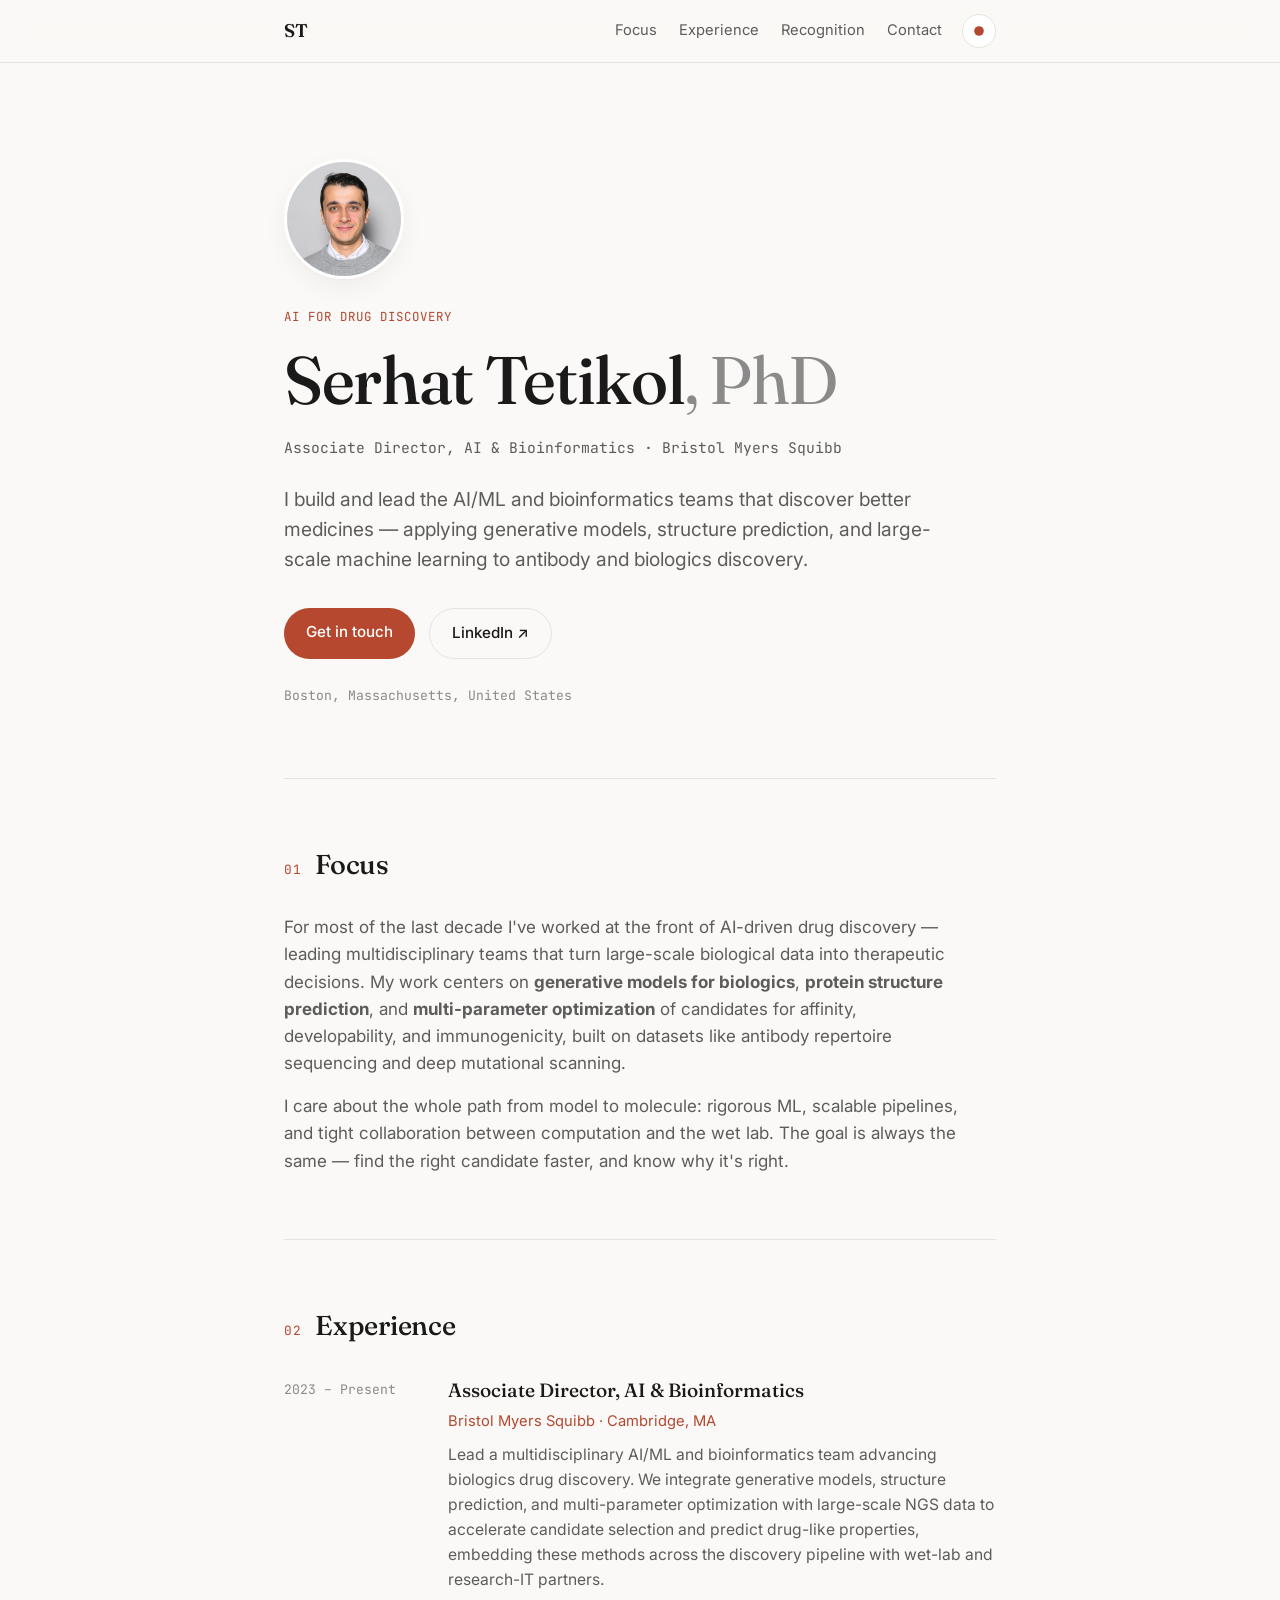
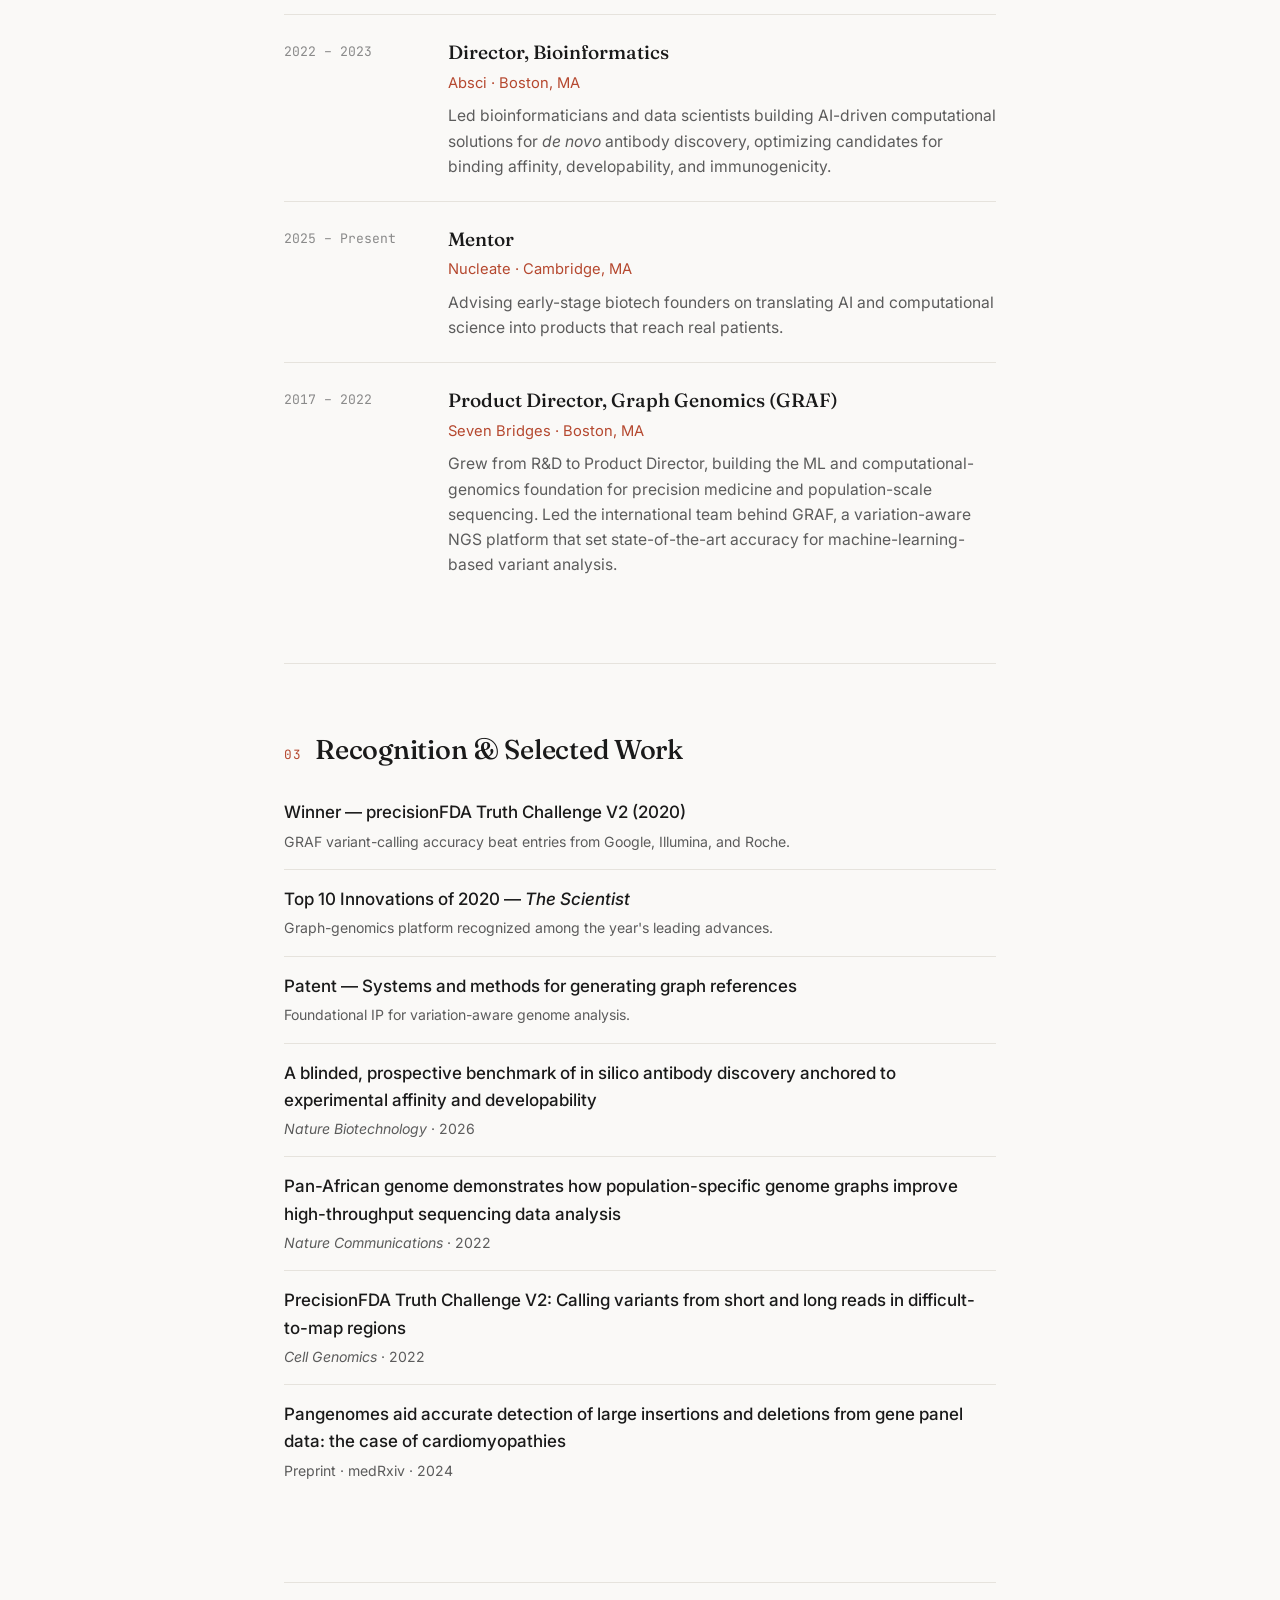
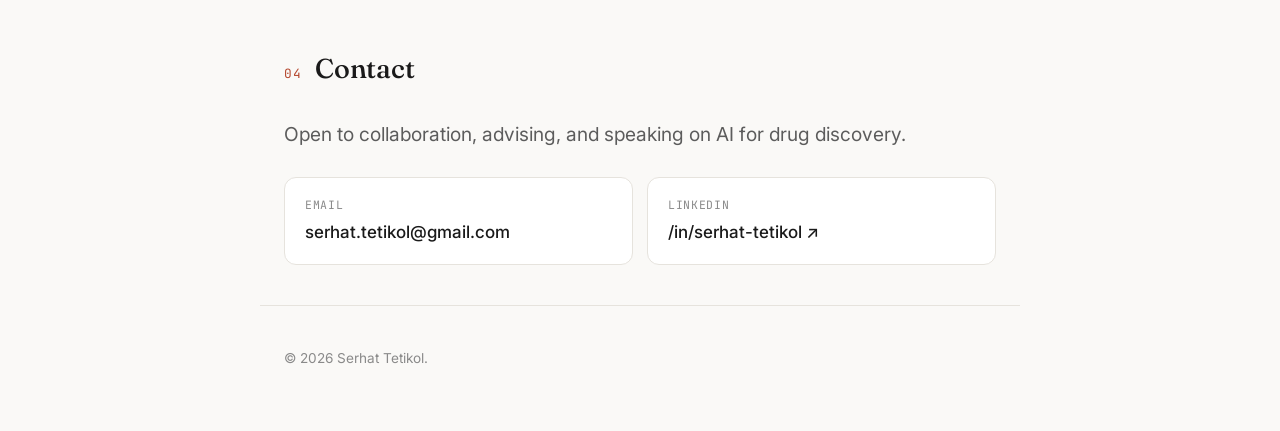
<file: index.html>
<!DOCTYPE html>
<html lang="en">
<head>
  <meta charset="UTF-8" />
  <meta name="viewport" content="width=device-width, initial-scale=1.0" />
  <title>Serhat Tetikol, PhD — AI for Drug Discovery</title>
  <meta name="description" content="Serhat Tetikol, PhD — Associate Director of AI &amp; Bioinformatics at Bristol Myers Squibb. Leading AI/ML teams for antibody and drug discovery." />

  <link rel="canonical" href="https://tetikol.com/" />

  <meta property="og:type" content="website" />
  <meta property="og:title" content="Serhat Tetikol, PhD — AI for Drug Discovery" />
  <meta property="og:description" content="Leading AI/ML teams for antibody and biologics discovery at Bristol Myers Squibb." />
  <meta property="og:url" content="https://tetikol.com/" />
  <meta property="og:image" content="https://tetikol.com/assets/og.png" />
  <meta property="og:image:width" content="1200" />
  <meta property="og:image:height" content="630" />
  <meta name="twitter:card" content="summary_large_image" />
  <meta name="twitter:image" content="https://tetikol.com/assets/og.png" />

  <link rel="icon" href="data:image/svg+xml,%3Csvg xmlns='http://www.w3.org/2000/svg' viewBox='0 0 100 100'%3E%3Ctext y='.9em' font-size='90'%3E%F0%9F%A7%AC%3C/text%3E%3C/svg%3E" />
  <link rel="preconnect" href="https://fonts.googleapis.com" />
  <link rel="preconnect" href="https://fonts.gstatic.com" crossorigin />
  <link href="https://fonts.googleapis.com/css2?family=Fraunces:opsz,wght@9..144,400;9..144,500;9..144,600&family=Inter:wght@400;500;600&family=JetBrains+Mono:wght@400;500&display=swap" rel="stylesheet" />
  <link rel="stylesheet" href="/styles.css" />

  <script type="application/ld+json">
  {
    "@context": "https://schema.org",
    "@type": "Person",
    "name": "Serhat Tetikol",
    "honorificSuffix": "PhD",
    "jobTitle": "Associate Director, AI & Bioinformatics",
    "worksFor": { "@type": "Organization", "name": "Bristol Myers Squibb" },
    "url": "https://tetikol.com/",
    "image": "https://tetikol.com/assets/headshot.jpg",
    "sameAs": ["https://www.linkedin.com/in/serhat-tetikol/"],
    "knowsAbout": [
      "AI drug discovery",
      "Biologics",
      "Antibody discovery",
      "Machine learning",
      "Bioinformatics",
      "Protein structure prediction"
    ]
  }
  </script>
</head>
<body>
  <a class="skip-link" href="#main">Skip to content</a>

  <header class="site-header">
    <nav class="nav" aria-label="Primary">
      <a class="nav__brand" href="#top">ST</a>
      <ul class="nav__links">
        <li><a href="#focus">Focus</a></li>
        <li><a href="#experience">Experience</a></li>
        <li><a href="#recognition">Recognition</a></li>
        <li><a href="#contact">Contact</a></li>
      </ul>
      <button id="theme-toggle" class="theme-toggle" type="button" aria-label="Toggle color theme">
        <span class="theme-toggle__icon" aria-hidden="true"></span>
      </button>
    </nav>
  </header>

  <main id="main">
    <section id="top" class="hero">
      <div class="hero__inner">
        <img class="hero__avatar" src="/assets/headshot.jpg" width="120" height="120"
             alt="Serhat Tetikol" />
        <p class="hero__eyebrow">AI for Drug Discovery</p>
        <h1 class="hero__name">Serhat Tetikol<span class="hero__degree">, PhD</span></h1>
        <p class="hero__role">Associate Director, AI &amp; Bioinformatics &middot; Bristol Myers Squibb</p>
        <p class="hero__lede">
          I build and lead the AI/ML and bioinformatics teams that discover better medicines —
          applying generative models, structure prediction, and large-scale machine learning to
          antibody and biologics discovery.
        </p>
        <div class="hero__actions">
          <a class="btn btn--primary" href="#contact">Get in touch</a>
          <a class="btn btn--ghost" href="https://www.linkedin.com/in/serhat-tetikol/" target="_blank" rel="noopener">LinkedIn &#8599;</a>
        </div>
        <p class="hero__loc">Boston, Massachusetts, United States</p>
      </div>
    </section>

    <section id="focus" class="section">
      <div class="section__head">
        <span class="section__num">01</span>
        <h2 class="section__title">Focus</h2>
      </div>
      <div class="prose">
        <p>
          For most of the last decade I've worked at the front of AI-driven drug discovery —
          leading multidisciplinary teams that turn large-scale biological data into therapeutic
          decisions. My work centers on <strong>generative models for biologics</strong>,
          <strong>protein structure prediction</strong>, and <strong>multi-parameter optimization</strong>
          of candidates for affinity, developability, and immunogenicity, built on datasets like
          antibody repertoire sequencing and deep mutational scanning.
        </p>
        <p>
          I care about the whole path from model to molecule: rigorous ML, scalable pipelines, and
          tight collaboration between computation and the wet lab. The goal is always the same —
          find the right candidate faster, and know why it's right.
        </p>
      </div>
    </section>

    <section id="experience" class="section">
      <div class="section__head">
        <span class="section__num">02</span>
        <h2 class="section__title">Experience</h2>
      </div>
      <ol class="timeline">
        <li class="timeline__item">
          <div class="timeline__meta"><span class="timeline__date">2023 &ndash; Present</span></div>
          <div class="timeline__body">
            <h3 class="timeline__role">Associate Director, AI &amp; Bioinformatics</h3>
            <p class="timeline__org">Bristol Myers Squibb &middot; Cambridge, MA</p>
            <p class="timeline__desc">
              Lead a multidisciplinary AI/ML and bioinformatics team advancing biologics drug discovery.
              We integrate generative models, structure prediction, and multi-parameter optimization with
              large-scale NGS data to accelerate candidate selection and predict drug-like properties,
              embedding these methods across the discovery pipeline with wet-lab and research-IT partners.
            </p>
          </div>
        </li>
        <li class="timeline__item">
          <div class="timeline__meta"><span class="timeline__date">2022 &ndash; 2023</span></div>
          <div class="timeline__body">
            <h3 class="timeline__role">Director, Bioinformatics</h3>
            <p class="timeline__org">Absci &middot; Boston, MA</p>
            <p class="timeline__desc">
              Led bioinformaticians and data scientists building AI-driven computational solutions for
              <em>de novo</em> antibody discovery, optimizing candidates for binding affinity,
              developability, and immunogenicity.
            </p>
          </div>
        </li>
        <li class="timeline__item">
          <div class="timeline__meta"><span class="timeline__date">2025 &ndash; Present</span></div>
          <div class="timeline__body">
            <h3 class="timeline__role">Mentor</h3>
            <p class="timeline__org">Nucleate &middot; Cambridge, MA</p>
            <p class="timeline__desc">
              Advising early-stage biotech founders on translating AI and computational science into
              products that reach real patients.
            </p>
          </div>
        </li>
        <li class="timeline__item">
          <div class="timeline__meta"><span class="timeline__date">2017 &ndash; 2022</span></div>
          <div class="timeline__body">
            <h3 class="timeline__role">Product Director, Graph Genomics (GRAF)</h3>
            <p class="timeline__org">Seven Bridges &middot; Boston, MA</p>
            <p class="timeline__desc">
              Grew from R&amp;D to Product Director, building the ML and computational-genomics foundation for
              precision medicine and population-scale sequencing. Led the international team behind GRAF, a
              variation-aware NGS platform that set state-of-the-art accuracy for machine-learning-based
              variant analysis.
            </p>
          </div>
        </li>
      </ol>
    </section>

    <section id="recognition" class="section">
      <div class="section__head">
        <span class="section__num">03</span>
        <h2 class="section__title">Recognition &amp; Selected Work</h2>
      </div>
      <ul class="pubs">
        <li class="pub">
          <p class="pub__title">Winner — precisionFDA Truth Challenge V2 (2020)</p>
          <p class="pub__meta">GRAF variant-calling accuracy beat entries from Google, Illumina, and Roche.</p>
        </li>
        <li class="pub">
          <p class="pub__title">Top 10 Innovations of 2020 — <em>The Scientist</em></p>
          <p class="pub__meta">Graph-genomics platform recognized among the year's leading advances.</p>
        </li>
        <li class="pub">
          <p class="pub__title">Patent — Systems and methods for generating graph references</p>
          <p class="pub__meta">Foundational IP for variation-aware genome analysis.</p>
        </li>
        <li class="pub">
          <p class="pub__title">
            <a href="https://www.nature.com/articles/s41587-026-03238-6" target="_blank" rel="noopener">A blinded, prospective benchmark of in silico antibody discovery anchored to experimental affinity and developability</a>
          </p>
          <p class="pub__meta"><em>Nature Biotechnology</em> &middot; 2026</p>
        </li>
        <li class="pub">
          <p class="pub__title">
            <a href="https://www.nature.com/articles/s41467-022-31724-3" target="_blank" rel="noopener">Pan-African genome demonstrates how population-specific genome graphs improve high-throughput sequencing data analysis</a>
          </p>
          <p class="pub__meta"><em>Nature Communications</em> &middot; 2022</p>
        </li>
        <li class="pub">
          <p class="pub__title">
            <a href="https://www.cell.com/cell-genomics/fulltext/S2666-979X(22)00058-1" target="_blank" rel="noopener">PrecisionFDA Truth Challenge V2: Calling variants from short and long reads in difficult-to-map regions</a>
          </p>
          <p class="pub__meta"><em>Cell Genomics</em> &middot; 2022</p>
        </li>
        <li class="pub">
          <p class="pub__title">
            <a href="https://www.medrxiv.org/content/10.1101/2024.11.27.24318059v1" target="_blank" rel="noopener">Pangenomes aid accurate detection of large insertions and deletions from gene panel data: the case of cardiomyopathies</a>
          </p>
          <p class="pub__meta">Preprint &middot; medRxiv &middot; 2024</p>
        </li>
      </ul>
    </section>

    <section id="contact" class="section section--contact">
      <div class="section__head">
        <span class="section__num">04</span>
        <h2 class="section__title">Contact</h2>
      </div>
      <p class="contact__lede">Open to collaboration, advising, and speaking on AI for drug discovery.</p>
      <div class="contact__links">
        <a class="contact__link" href="mailto:serhat.tetikol@gmail.com">
          <span class="contact__label">Email</span>
          <span class="contact__value">serhat.tetikol@gmail.com</span>
        </a>
        <a class="contact__link" href="https://www.linkedin.com/in/serhat-tetikol/" target="_blank" rel="noopener">
          <span class="contact__label">LinkedIn</span>
          <span class="contact__value">/in/serhat-tetikol &#8599;</span>
        </a>
      </div>
    </section>
  </main>

  <footer class="site-footer">
    <p>&copy; <span id="year"></span> Serhat Tetikol.</p>
  </footer>

  <script src="/script.js"></script>
</body>
</html>
</file>
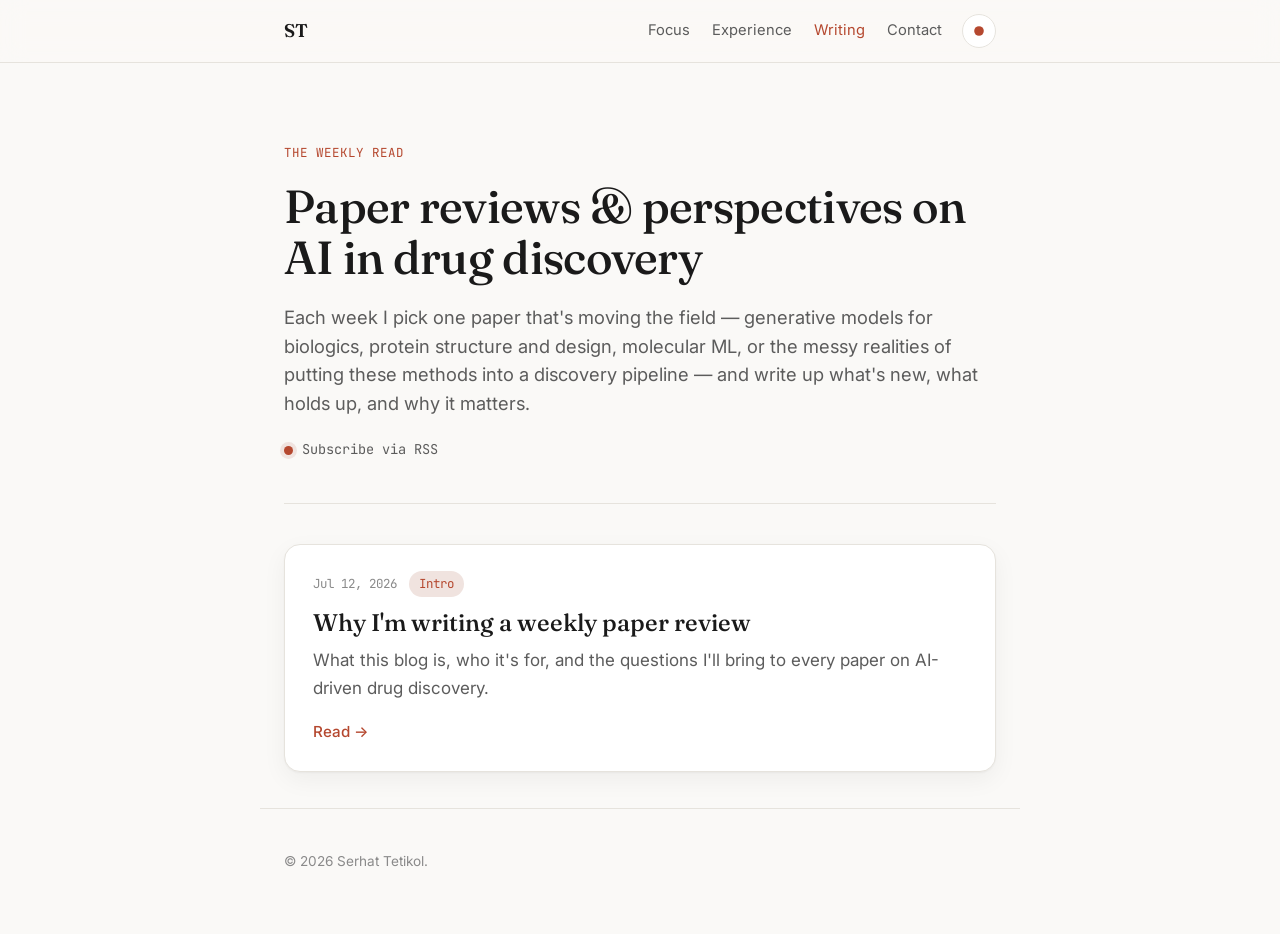
<file: blog/index.html>
<!DOCTYPE html>
<html lang="en">
<head>
  <meta charset="UTF-8" />
  <meta name="viewport" content="width=device-width, initial-scale=1.0" />
  <title>Writing — Serhat Tetikol, PhD</title>
  <meta name="description" content="Weekly paper reviews and perspectives on AI in drug discovery, by Serhat Tetikol, PhD." />
  <meta name="robots" content="noindex" />

  <link rel="canonical" href="https://tetikol.com/blog/" />

  <meta property="og:type" content="website" />
  <meta property="og:title" content="Writing — Serhat Tetikol, PhD" />
  <meta property="og:description" content="Weekly paper reviews and perspectives on AI in drug discovery." />
  <meta property="og:url" content="https://tetikol.com/blog/" />
  <meta property="og:image" content="https://tetikol.com/assets/og.png" />
  <meta property="og:image:width" content="1200" />
  <meta property="og:image:height" content="630" />
  <meta name="twitter:card" content="summary_large_image" />
  <meta name="twitter:image" content="https://tetikol.com/assets/og.png" />

  <link rel="icon" href="data:image/svg+xml,%3Csvg xmlns='http://www.w3.org/2000/svg' viewBox='0 0 100 100'%3E%3Ctext y='.9em' font-size='90'%3E%F0%9F%A7%AC%3C/text%3E%3C/svg%3E" />
  <link rel="alternate" type="application/rss+xml" title="Serhat Tetikol — The Weekly Read" href="https://tetikol.com/blog/feed.xml" />
  <link rel="preconnect" href="https://fonts.googleapis.com" />
  <link rel="preconnect" href="https://fonts.gstatic.com" crossorigin />
  <link href="https://fonts.googleapis.com/css2?family=Fraunces:opsz,wght@9..144,400;9..144,500;9..144,600&family=Inter:wght@400;500;600&family=JetBrains+Mono:wght@400;500&display=swap" rel="stylesheet" />
  <link rel="stylesheet" href="/styles.css" />

  <script type="application/ld+json">
  {
    "@context": "https://schema.org",
    "@type": "Blog",
    "name": "The Weekly Read",
    "description": "Weekly paper reviews and perspectives on AI in drug discovery.",
    "url": "https://tetikol.com/blog/",
    "author": {
      "@type": "Person",
      "name": "Serhat Tetikol",
      "url": "https://tetikol.com/"
    }
  }
  </script>
</head>
<body>
  <a class="skip-link" href="#main">Skip to content</a>

  <header class="site-header">
    <nav class="nav" aria-label="Primary">
      <a class="nav__brand" href="/">ST</a>
      <ul class="nav__links">
        <li><a href="/#focus">Focus</a></li>
        <li><a href="/#experience">Experience</a></li>
        <li><a href="/blog/" aria-current="page">Writing</a></li>
        <li><a href="/#contact">Contact</a></li>
      </ul>
      <button id="theme-toggle" class="theme-toggle" type="button" aria-label="Toggle color theme">
        <span class="theme-toggle__icon" aria-hidden="true"></span>
      </button>
    </nav>
  </header>

  <main id="main" class="blog">
    <header class="blog__head">
      <p class="hero__eyebrow">The Weekly Read</p>
      <h1 class="blog__title">Paper reviews &amp; perspectives on AI in drug discovery</h1>
      <p class="blog__intro">
        Each week I pick one paper that's moving the field — generative models for biologics,
        protein structure and design, molecular ML, or the messy realities of putting these methods
        into a discovery pipeline — and write up what's new, what holds up, and why it matters.
      </p>
      <a class="rss-link" href="/blog/feed.xml">
        <span class="rss-link__dot" aria-hidden="true"></span> Subscribe via RSS
      </a>
    </header>

    <ul class="post-list">
      <!--
        To add a post: copy blog/welcome.html to blog/<slug>.html, edit it,
        then add a <li class="post-card"> block here (newest at the top).
      -->
      <li class="post-card">
        <a class="post-card__link" href="/blog/welcome.html">
          <div class="post-card__meta">
            <time datetime="2026-07-12">Jul 12, 2026</time>
            <span class="post-card__tag">Intro</span>
          </div>
          <h2 class="post-card__title">Why I'm writing a weekly paper review</h2>
          <p class="post-card__excerpt">
            What this blog is, who it's for, and the questions I'll bring to every paper on
            AI-driven drug discovery.
          </p>
          <span class="post-card__more">Read &#8594;</span>
        </a>
      </li>
    </ul>
  </main>

  <footer class="site-footer">
    <p>&copy; <span id="year"></span> Serhat Tetikol.</p>
  </footer>

  <script src="/script.js"></script>
</body>
</html>
</file>
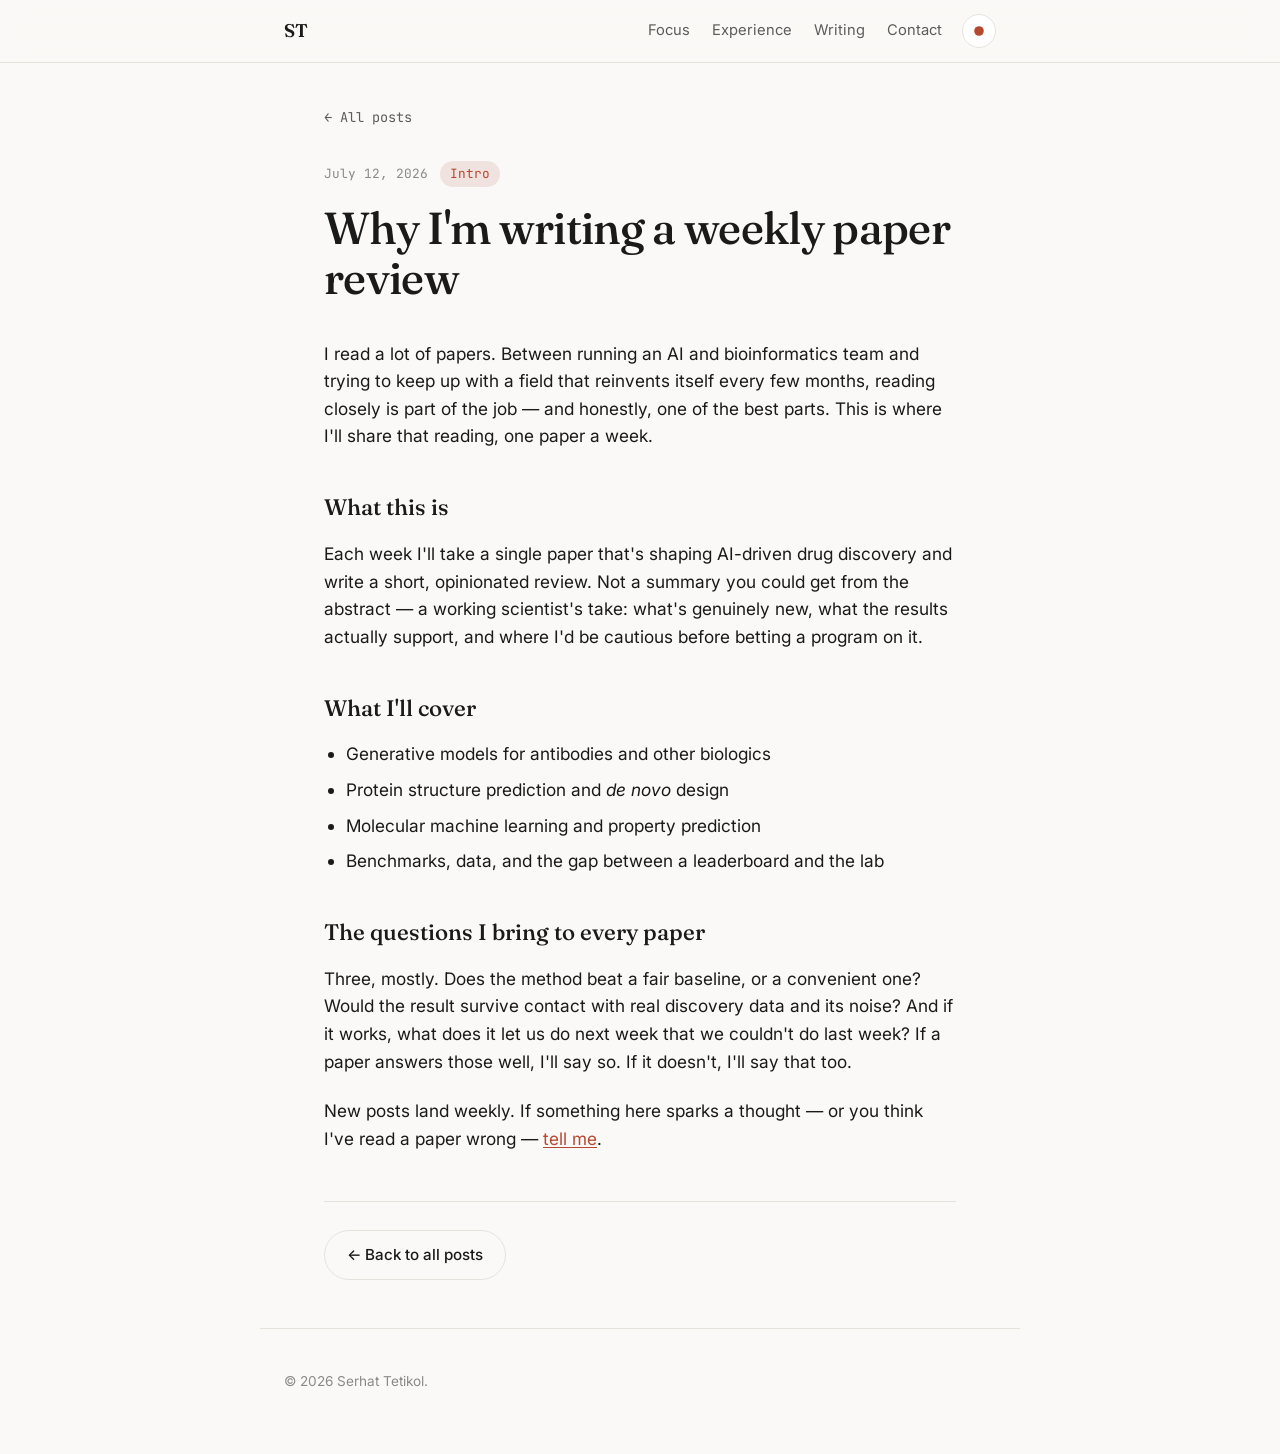
<file: blog/welcome.html>
<!DOCTYPE html>
<html lang="en">
<head>
  <meta charset="UTF-8" />
  <meta name="viewport" content="width=device-width, initial-scale=1.0" />
  <title>Why I'm writing a weekly paper review — Serhat Tetikol, PhD</title>
  <meta name="description" content="What this blog is, who it's for, and the questions I'll bring to every paper on AI-driven drug discovery." />
  <meta name="robots" content="noindex" />

  <link rel="canonical" href="https://tetikol.com/blog/welcome.html" />

  <meta property="og:type" content="article" />
  <meta property="og:title" content="Why I'm writing a weekly paper review" />
  <meta property="og:description" content="What this blog is, who it's for, and the questions I bring to every paper on AI-driven drug discovery." />
  <meta property="og:url" content="https://tetikol.com/blog/welcome.html" />
  <meta property="og:image" content="https://tetikol.com/assets/og.png" />
  <meta property="og:image:width" content="1200" />
  <meta property="og:image:height" content="630" />
  <meta property="article:published_time" content="2026-07-12" />
  <meta property="article:author" content="Serhat Tetikol" />
  <meta name="twitter:card" content="summary_large_image" />
  <meta name="twitter:image" content="https://tetikol.com/assets/og.png" />

  <link rel="icon" href="data:image/svg+xml,%3Csvg xmlns='http://www.w3.org/2000/svg' viewBox='0 0 100 100'%3E%3Ctext y='.9em' font-size='90'%3E%F0%9F%A7%AC%3C/text%3E%3C/svg%3E" />
  <link rel="alternate" type="application/rss+xml" title="Serhat Tetikol — The Weekly Read" href="https://tetikol.com/blog/feed.xml" />
  <link rel="preconnect" href="https://fonts.googleapis.com" />
  <link rel="preconnect" href="https://fonts.gstatic.com" crossorigin />
  <link href="https://fonts.googleapis.com/css2?family=Fraunces:opsz,wght@9..144,400;9..144,500;9..144,600&family=Inter:wght@400;500;600&family=JetBrains+Mono:wght@400;500&display=swap" rel="stylesheet" />
  <link rel="stylesheet" href="/styles.css" />

  <script type="application/ld+json">
  {
    "@context": "https://schema.org",
    "@type": "BlogPosting",
    "headline": "Why I'm writing a weekly paper review",
    "description": "What this blog is, who it's for, and the questions I bring to every paper on AI-driven drug discovery.",
    "datePublished": "2026-07-12",
    "url": "https://tetikol.com/blog/welcome.html",
    "mainEntityOfPage": "https://tetikol.com/blog/welcome.html",
    "image": "https://tetikol.com/assets/og.png",
    "author": {
      "@type": "Person",
      "name": "Serhat Tetikol",
      "url": "https://tetikol.com/"
    }
  }
  </script>
</head>
<body>
  <a class="skip-link" href="#main">Skip to content</a>

  <header class="site-header">
    <nav class="nav" aria-label="Primary">
      <a class="nav__brand" href="/">ST</a>
      <ul class="nav__links">
        <li><a href="/#focus">Focus</a></li>
        <li><a href="/#experience">Experience</a></li>
        <li><a href="/blog/">Writing</a></li>
        <li><a href="/#contact">Contact</a></li>
      </ul>
      <button id="theme-toggle" class="theme-toggle" type="button" aria-label="Toggle color theme">
        <span class="theme-toggle__icon" aria-hidden="true"></span>
      </button>
    </nav>
  </header>

  <main id="main" class="post">
    <a class="post__back" href="/blog/">&#8592; All posts</a>

    <article>
      <header class="post__head">
        <div class="post__meta">
          <time datetime="2026-07-12">July 12, 2026</time>
          <span class="post-card__tag">Intro</span>
        </div>
        <h1 class="post__title">Why I'm writing a weekly paper review</h1>
      </header>

      <div class="prose post__body">
        <p>
          I read a lot of papers. Between running an AI and bioinformatics team and trying to keep
          up with a field that reinvents itself every few months, reading closely is part of the job —
          and honestly, one of the best parts. This is where I'll share that reading, one paper a week.
        </p>

        <h2>What this is</h2>
        <p>
          Each week I'll take a single paper that's shaping AI-driven drug discovery and write a short,
          opinionated review. Not a summary you could get from the abstract — a working scientist's take:
          what's genuinely new, what the results actually support, and where I'd be cautious before betting
          a program on it.
        </p>

        <h2>What I'll cover</h2>
        <ul>
          <li>Generative models for antibodies and other biologics</li>
          <li>Protein structure prediction and <em>de novo</em> design</li>
          <li>Molecular machine learning and property prediction</li>
          <li>Benchmarks, data, and the gap between a leaderboard and the lab</li>
        </ul>

        <h2>The questions I bring to every paper</h2>
        <p>
          Three, mostly. Does the method beat a fair baseline, or a convenient one? Would the result
          survive contact with real discovery data and its noise? And if it works, what does it let us
          do next week that we couldn't do last week? If a paper answers those well, I'll say so. If it
          doesn't, I'll say that too.
        </p>

        <p>
          New posts land weekly. If something here sparks a thought — or you think I've read a paper
          wrong — <a href="mailto:serhat.tetikol@gmail.com">tell me</a>.
        </p>
      </div>
    </article>

    <footer class="post__nav">
      <a class="btn btn--ghost" href="/blog/">&#8592; Back to all posts</a>
    </footer>
  </main>

  <footer class="site-footer">
    <p>&copy; <span id="year"></span> Serhat Tetikol.</p>
  </footer>

  <script src="/script.js"></script>
</body>
</html>
</file>
<file: styles.css>
/* ---- Theme tokens ---- */
:root {
  --bg: #faf9f7;
  --bg-elev: #ffffff;
  --text: #1a1a1a;
  --text-muted: #5c5c5c;
  --text-faint: #8a8a8a;
  --border: #e6e3dd;
  --accent: #b5482f;
  --accent-soft: #f0e3df;
  --ring: rgba(181, 72, 47, 0.35);
  --shadow: 0 1px 2px rgba(0,0,0,0.04), 0 8px 24px rgba(0,0,0,0.05);
  --max: 760px;
}

:root[data-theme="dark"] {
  --bg: #121110;
  --bg-elev: #1b1a18;
  --text: #f2efe9;
  --text-muted: #b3aea5;
  --text-faint: #7d7871;
  --border: #2c2a27;
  --accent: #e8836a;
  --accent-soft: #2a1f1b;
  --ring: rgba(232, 131, 106, 0.35);
  --shadow: 0 1px 2px rgba(0,0,0,0.3), 0 8px 24px rgba(0,0,0,0.4);
}

@media (prefers-color-scheme: dark) {
  :root:not([data-theme="light"]) {
    --bg: #121110;
    --bg-elev: #1b1a18;
    --text: #f2efe9;
    --text-muted: #b3aea5;
    --text-faint: #7d7871;
    --border: #2c2a27;
    --accent: #e8836a;
    --accent-soft: #2a1f1b;
    --ring: rgba(232, 131, 106, 0.35);
    --shadow: 0 1px 2px rgba(0,0,0,0.3), 0 8px 24px rgba(0,0,0,0.4);
  }
}

* { box-sizing: border-box; }

html { scroll-behavior: smooth; }
@media (prefers-reduced-motion: reduce) {
  html { scroll-behavior: auto; }
  * { animation: none !important; transition: none !important; }
}

body {
  margin: 0;
  background: var(--bg);
  color: var(--text);
  font-family: "Inter", system-ui, -apple-system, sans-serif;
  font-size: 17px;
  line-height: 1.6;
  -webkit-font-smoothing: antialiased;
  transition: background 0.3s ease, color 0.3s ease;
}

a { color: inherit; }

.skip-link {
  position: absolute;
  left: -999px;
  top: 0;
  background: var(--accent);
  color: #fff;
  padding: 10px 16px;
  border-radius: 0 0 8px 0;
  z-index: 100;
}
.skip-link:focus { left: 0; }

/* ---- Header / nav ---- */
.site-header {
  position: sticky;
  top: 0;
  z-index: 50;
  backdrop-filter: saturate(180%) blur(12px);
  background: color-mix(in srgb, var(--bg) 82%, transparent);
  border-bottom: 1px solid var(--border);
}
.nav {
  max-width: var(--max);
  margin: 0 auto;
  padding: 14px 24px;
  display: flex;
  align-items: center;
  gap: 20px;
}
.nav__brand {
  font-family: "Fraunces", serif;
  font-weight: 600;
  font-size: 1.15rem;
  text-decoration: none;
  letter-spacing: 0.02em;
}
.nav__links {
  display: flex;
  gap: 22px;
  list-style: none;
  margin: 0;
  padding: 0;
  margin-left: auto;
  font-size: 0.92rem;
}
.nav__links a {
  text-decoration: none;
  color: var(--text-muted);
  transition: color 0.2s ease;
}
.nav__links a:hover { color: var(--accent); }

.theme-toggle {
  width: 34px;
  height: 34px;
  border-radius: 50%;
  border: 1px solid var(--border);
  background: var(--bg-elev);
  cursor: pointer;
  display: grid;
  place-items: center;
  padding: 0;
  transition: border-color 0.2s ease;
}
.theme-toggle:hover { border-color: var(--accent); }
.theme-toggle__icon {
  width: 16px;
  height: 16px;
  border-radius: 50%;
  background: var(--accent);
  box-shadow: inset -4px -4px 0 0 var(--bg-elev);
  transition: all 0.3s ease;
}
:root[data-theme="dark"] .theme-toggle__icon,
:root:not([data-theme="light"]) .theme-toggle__icon {
  box-shadow: none;
  transform: scale(0.6);
}
@media (prefers-color-scheme: dark) {
  :root:not([data-theme="light"]) .theme-toggle__icon { box-shadow: none; transform: scale(0.6); }
}
:root[data-theme="light"] .theme-toggle__icon {
  box-shadow: inset -4px -4px 0 0 var(--bg-elev);
  transform: none;
}

@media (max-width: 560px) {
  .nav__links { display: none; }
}

/* ---- Layout ---- */
main { max-width: var(--max); margin: 0 auto; padding: 0 24px; }

.section {
  padding: 64px 0;
  border-top: 1px solid var(--border);
}
.section__head {
  display: flex;
  align-items: baseline;
  gap: 14px;
  margin-bottom: 28px;
}
.section__num {
  font-family: "JetBrains Mono", monospace;
  font-size: 0.8rem;
  color: var(--accent);
  letter-spacing: 0.05em;
}
.section__title {
  font-family: "Fraunces", serif;
  font-weight: 500;
  font-size: 1.7rem;
  margin: 0;
  letter-spacing: -0.01em;
}

/* ---- Hero ---- */
.hero {
  padding: 96px 0 72px;
  border: none;
}
.hero__inner { animation: rise 0.7s ease both; }
.hero__avatar {
  width: 120px;
  height: 120px;
  border-radius: 50%;
  object-fit: cover;
  border: 3px solid var(--bg-elev);
  box-shadow: var(--shadow);
  margin-bottom: 28px;
  display: block;
}
.hero__eyebrow {
  font-family: "JetBrains Mono", monospace;
  font-size: 0.78rem;
  letter-spacing: 0.08em;
  text-transform: uppercase;
  color: var(--accent);
  margin: 0 0 18px;
}
.hero__name {
  font-family: "Fraunces", serif;
  font-weight: 500;
  font-size: clamp(2.6rem, 8vw, 4.2rem);
  line-height: 1.05;
  letter-spacing: -0.02em;
  margin: 0 0 20px;
}
.hero__degree { color: var(--text-faint); font-weight: 400; }
.hero__taglines {
  display: flex;
  flex-wrap: wrap;
  gap: 8px 12px;
  align-items: center;
  font-family: "JetBrains Mono", monospace;
  font-size: 0.95rem;
  color: var(--text-muted);
  margin: 0 0 26px;
}
.hero__taglines .dot { color: var(--accent); }
.hero__lede {
  font-size: 1.2rem;
  line-height: 1.55;
  color: var(--text-muted);
  max-width: 56ch;
  margin: 0 0 34px;
}
.hero__actions { display: flex; gap: 14px; flex-wrap: wrap; }
.hero__role {
  font-family: "JetBrains Mono", monospace;
  font-size: 0.92rem;
  color: var(--text-muted);
  margin: 0 0 26px;
}
.hero__loc {
  margin: 26px 0 0;
  font-family: "JetBrains Mono", monospace;
  font-size: 0.82rem;
  color: var(--text-faint);
}
.nav__links a[aria-current="page"] { color: var(--accent); }

.btn {
  display: inline-block;
  padding: 12px 22px;
  border-radius: 999px;
  text-decoration: none;
  font-weight: 500;
  font-size: 0.95rem;
  transition: transform 0.15s ease, background 0.2s ease, border-color 0.2s ease;
}
.btn:active { transform: translateY(1px); }
.btn--primary { background: var(--accent); color: #fff; }
.btn--primary:hover { background: color-mix(in srgb, var(--accent) 88%, #000); }
.btn--ghost { border: 1px solid var(--border); color: var(--text); }
.btn--ghost:hover { border-color: var(--accent); color: var(--accent); }

/* ---- Prose ---- */
.prose p { margin: 0 0 16px; color: var(--text-muted); max-width: 62ch; }
.prose p:last-child { margin-bottom: 0; }

/* ---- Timeline ---- */
.timeline { list-style: none; margin: 0; padding: 0; }
.timeline__item {
  display: grid;
  grid-template-columns: 140px 1fr;
  gap: 24px;
  padding: 22px 0;
  border-top: 1px solid var(--border);
}
.timeline__item:first-child { border-top: none; padding-top: 0; }
.timeline__date {
  font-family: "JetBrains Mono", monospace;
  font-size: 0.82rem;
  color: var(--text-faint);
}
.timeline__role {
  font-family: "Fraunces", serif;
  font-weight: 500;
  font-size: 1.2rem;
  margin: 0 0 4px;
}
.timeline__org { color: var(--accent); font-size: 0.92rem; margin: 0 0 8px; }
.timeline__desc { color: var(--text-muted); margin: 0; font-size: 0.98rem; }

@media (max-width: 560px) {
  .timeline__item { grid-template-columns: 1fr; gap: 6px; }
}

/* ---- Cards ---- */
.cards {
  display: grid;
  grid-template-columns: repeat(auto-fit, minmax(210px, 1fr));
  gap: 16px;
  margin-bottom: 32px;
}
.card {
  background: var(--bg-elev);
  border: 1px solid var(--border);
  border-radius: 14px;
  padding: 22px;
  box-shadow: var(--shadow);
  transition: transform 0.2s ease, border-color 0.2s ease;
}
.card:hover { transform: translateY(-3px); border-color: var(--accent); }
.card__title {
  font-family: "Fraunces", serif;
  font-weight: 500;
  font-size: 1.15rem;
  margin: 0 0 8px;
}
.card__desc { color: var(--text-muted); font-size: 0.92rem; margin: 0 0 14px; }

.tags { list-style: none; display: flex; flex-wrap: wrap; gap: 7px; margin: 0; padding: 0; }
.tags li {
  font-family: "JetBrains Mono", monospace;
  font-size: 0.72rem;
  padding: 4px 10px;
  border-radius: 999px;
  background: var(--accent-soft);
  color: var(--accent);
}
.tags--wide li { font-size: 0.82rem; padding: 6px 14px; }

.skills__label {
  font-family: "JetBrains Mono", monospace;
  font-size: 0.78rem;
  text-transform: uppercase;
  letter-spacing: 0.06em;
  color: var(--text-faint);
  margin: 0 0 14px;
}

/* ---- Publications ---- */
.pubs { list-style: none; margin: 0 0 20px; padding: 0; }
.pub { padding: 16px 0; border-top: 1px solid var(--border); }
.pub:first-child { border-top: none; padding-top: 0; }
.pub__title { margin: 0 0 4px; font-weight: 500; }
.pub__title a { color: inherit; text-decoration: none; transition: color 0.2s ease; }
.pub__title a:hover { color: var(--accent); }
.pub__meta { margin: 0; font-size: 0.88rem; color: var(--text-muted); }
.pub__meta a { color: var(--accent); }
.pubs__note { font-size: 0.92rem; color: var(--text-muted); }
.pubs__note a { color: var(--accent); }

/* ---- Writing teaser ---- */
.writing-teaser {
  background: var(--bg-elev);
  border: 1px solid var(--border);
  border-radius: 16px;
  padding: 28px;
  box-shadow: var(--shadow);
}
.writing-teaser__lede {
  font-size: 1.12rem;
  color: var(--text-muted);
  margin: 0 0 20px;
  max-width: 58ch;
}

/* ---- Contact ---- */
.section--contact { padding-bottom: 40px; }

/* ---- Blog listing ---- */
.blog { max-width: var(--max); margin: 0 auto; padding: 0 24px; }
.blog__head { padding: 80px 0 40px; }
.blog__title {
  font-family: "Fraunces", serif;
  font-weight: 500;
  font-size: clamp(2rem, 5vw, 2.9rem);
  line-height: 1.1;
  letter-spacing: -0.015em;
  margin: 14px 0 20px;
}
.blog__intro {
  font-size: 1.15rem;
  line-height: 1.55;
  color: var(--text-muted);
  max-width: 60ch;
  margin: 0;
}

.rss-link {
  display: inline-flex;
  align-items: center;
  gap: 9px;
  margin-top: 22px;
  font-family: "JetBrains Mono", monospace;
  font-size: 0.85rem;
  color: var(--text-muted);
  text-decoration: none;
  transition: color 0.2s ease;
}
.rss-link:hover { color: var(--accent); }
.rss-link__dot {
  width: 9px; height: 9px; border-radius: 50%;
  background: var(--accent);
  box-shadow: 0 0 0 4px var(--accent-soft);
}

.post-list { list-style: none; margin: 0; padding: 40px 0 24px; border-top: 1px solid var(--border); }
.post-card { margin: 0 0 12px; }
.post-card__link {
  display: block;
  text-decoration: none;
  color: inherit;
  background: var(--bg-elev);
  border: 1px solid var(--border);
  border-radius: 16px;
  padding: 26px 28px;
  box-shadow: var(--shadow);
  transition: transform 0.2s ease, border-color 0.2s ease;
}
.post-card__link:hover { transform: translateY(-3px); border-color: var(--accent); }
.post-card__meta {
  display: flex;
  gap: 12px;
  align-items: center;
  font-family: "JetBrains Mono", monospace;
  font-size: 0.78rem;
  color: var(--text-faint);
  margin-bottom: 12px;
}
.post-card__tag {
  padding: 3px 10px;
  border-radius: 999px;
  background: var(--accent-soft);
  color: var(--accent);
}
.post-card__title {
  font-family: "Fraunces", serif;
  font-weight: 500;
  font-size: 1.5rem;
  line-height: 1.2;
  margin: 0 0 10px;
}
.post-card__excerpt { color: var(--text-muted); margin: 0 0 16px; }
.post-card__more { color: var(--accent); font-weight: 500; font-size: 0.95rem; }

/* ---- Post page ---- */
.post { max-width: 680px; margin: 0 auto; padding: 40px 24px 0; }
.post__back {
  display: inline-block;
  font-family: "JetBrains Mono", monospace;
  font-size: 0.85rem;
  color: var(--text-muted);
  text-decoration: none;
  margin-bottom: 32px;
}
.post__back:hover { color: var(--accent); }
.post__head { margin-bottom: 36px; }
.post__meta {
  display: flex;
  gap: 12px;
  align-items: center;
  font-family: "JetBrains Mono", monospace;
  font-size: 0.8rem;
  color: var(--text-faint);
  margin-bottom: 16px;
}
.post__title {
  font-family: "Fraunces", serif;
  font-weight: 500;
  font-size: clamp(2rem, 5vw, 2.8rem);
  line-height: 1.12;
  letter-spacing: -0.015em;
  margin: 0;
}
.post__body { font-size: 1.08rem; }
.post__body p { color: var(--text); margin: 0 0 22px; }
.post__body h2 {
  font-family: "Fraunces", serif;
  font-weight: 500;
  font-size: 1.4rem;
  margin: 40px 0 14px;
}
.post__body ul { color: var(--text); padding-left: 22px; margin: 0 0 22px; }
.post__body li { margin-bottom: 8px; }
.post__body a { color: var(--accent); text-decoration: underline; text-underline-offset: 2px; }
.post__nav { margin: 48px 0; padding-top: 28px; border-top: 1px solid var(--border); }
.contact__lede { font-size: 1.2rem; color: var(--text-muted); margin: 0 0 28px; }
.contact__links { display: grid; grid-template-columns: repeat(auto-fit, minmax(200px, 1fr)); gap: 14px; }
.contact__link {
  display: flex;
  flex-direction: column;
  gap: 4px;
  padding: 18px 20px;
  border: 1px solid var(--border);
  border-radius: 12px;
  text-decoration: none;
  background: var(--bg-elev);
  transition: border-color 0.2s ease, transform 0.2s ease;
}
.contact__link:hover { border-color: var(--accent); transform: translateY(-2px); }
.contact__label {
  font-family: "JetBrains Mono", monospace;
  font-size: 0.72rem;
  text-transform: uppercase;
  letter-spacing: 0.06em;
  color: var(--text-faint);
}
.contact__value { font-weight: 500; }

/* ---- Footer ---- */
.site-footer {
  max-width: var(--max);
  margin: 0 auto;
  padding: 28px 24px 48px;
  border-top: 1px solid var(--border);
  color: var(--text-faint);
  font-size: 0.85rem;
}

@keyframes rise {
  from { opacity: 0; transform: translateY(16px); }
  to { opacity: 1; transform: translateY(0); }
}
</file>
